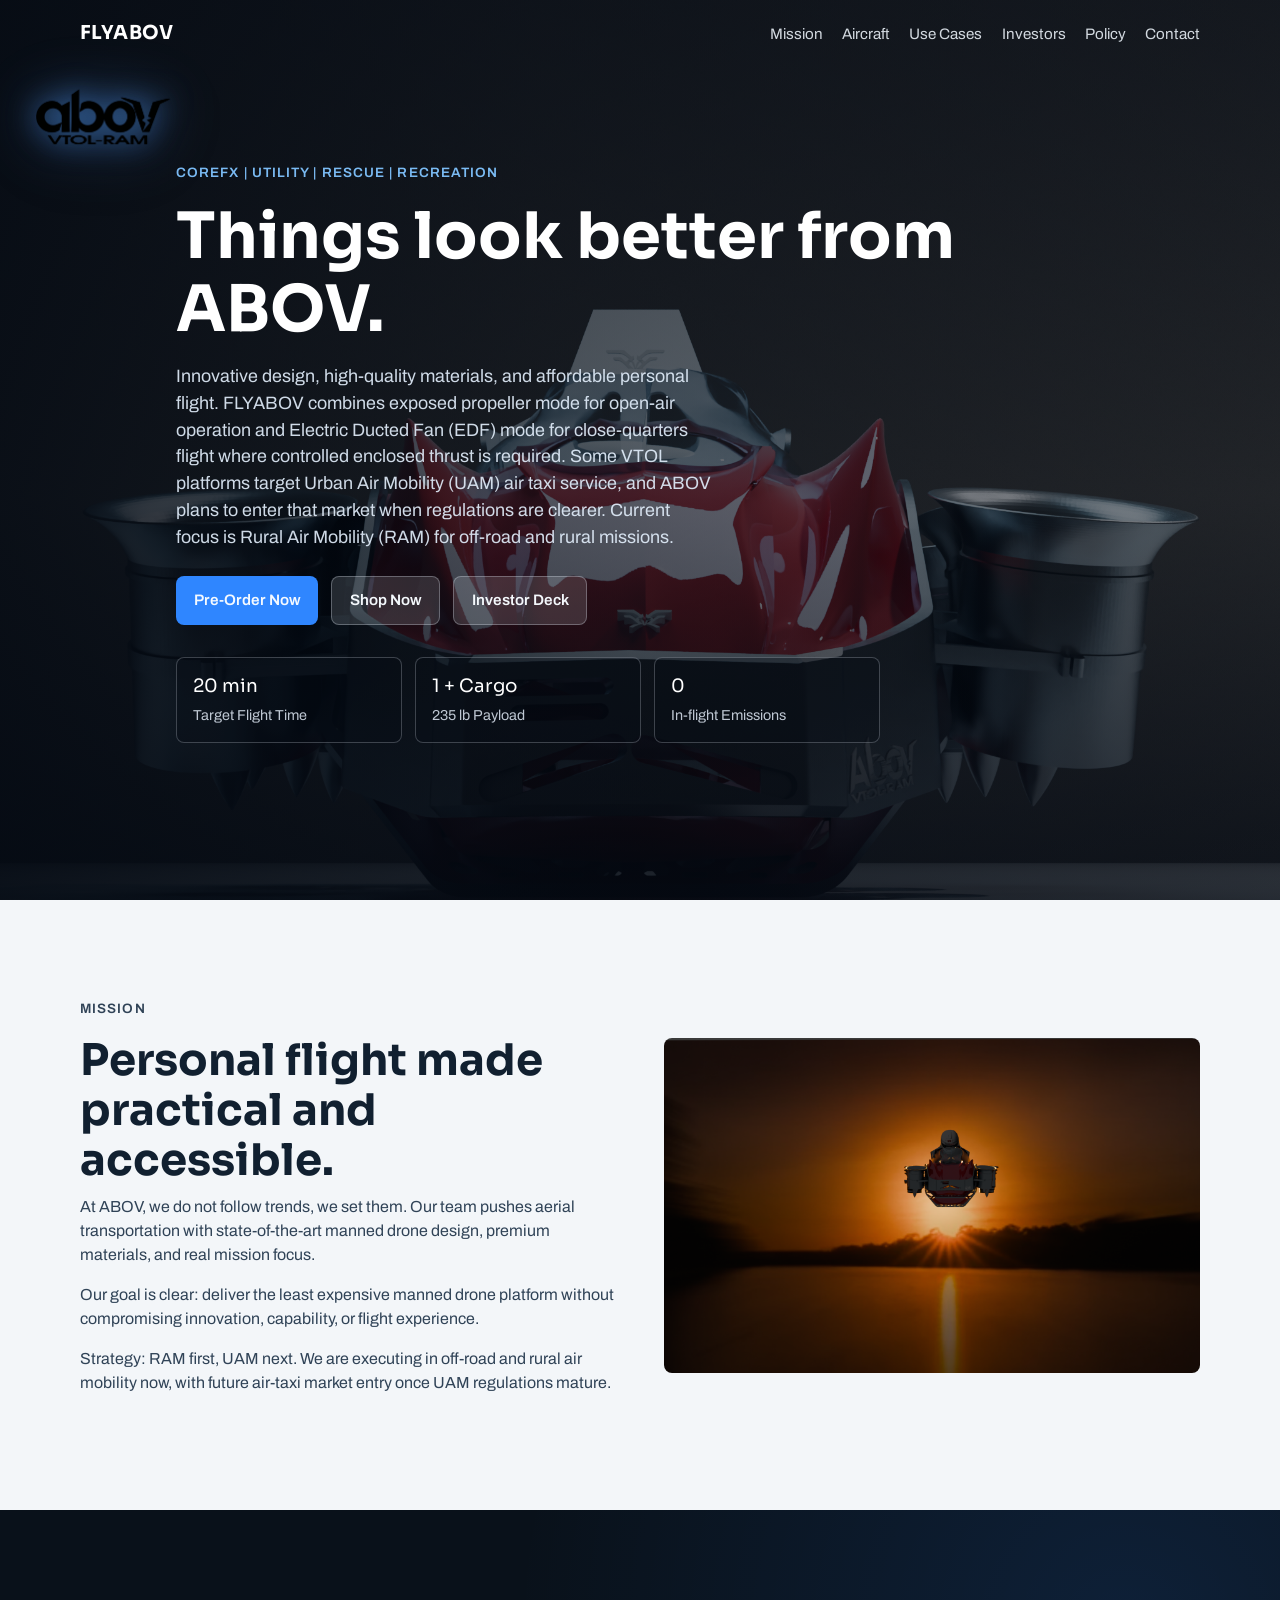
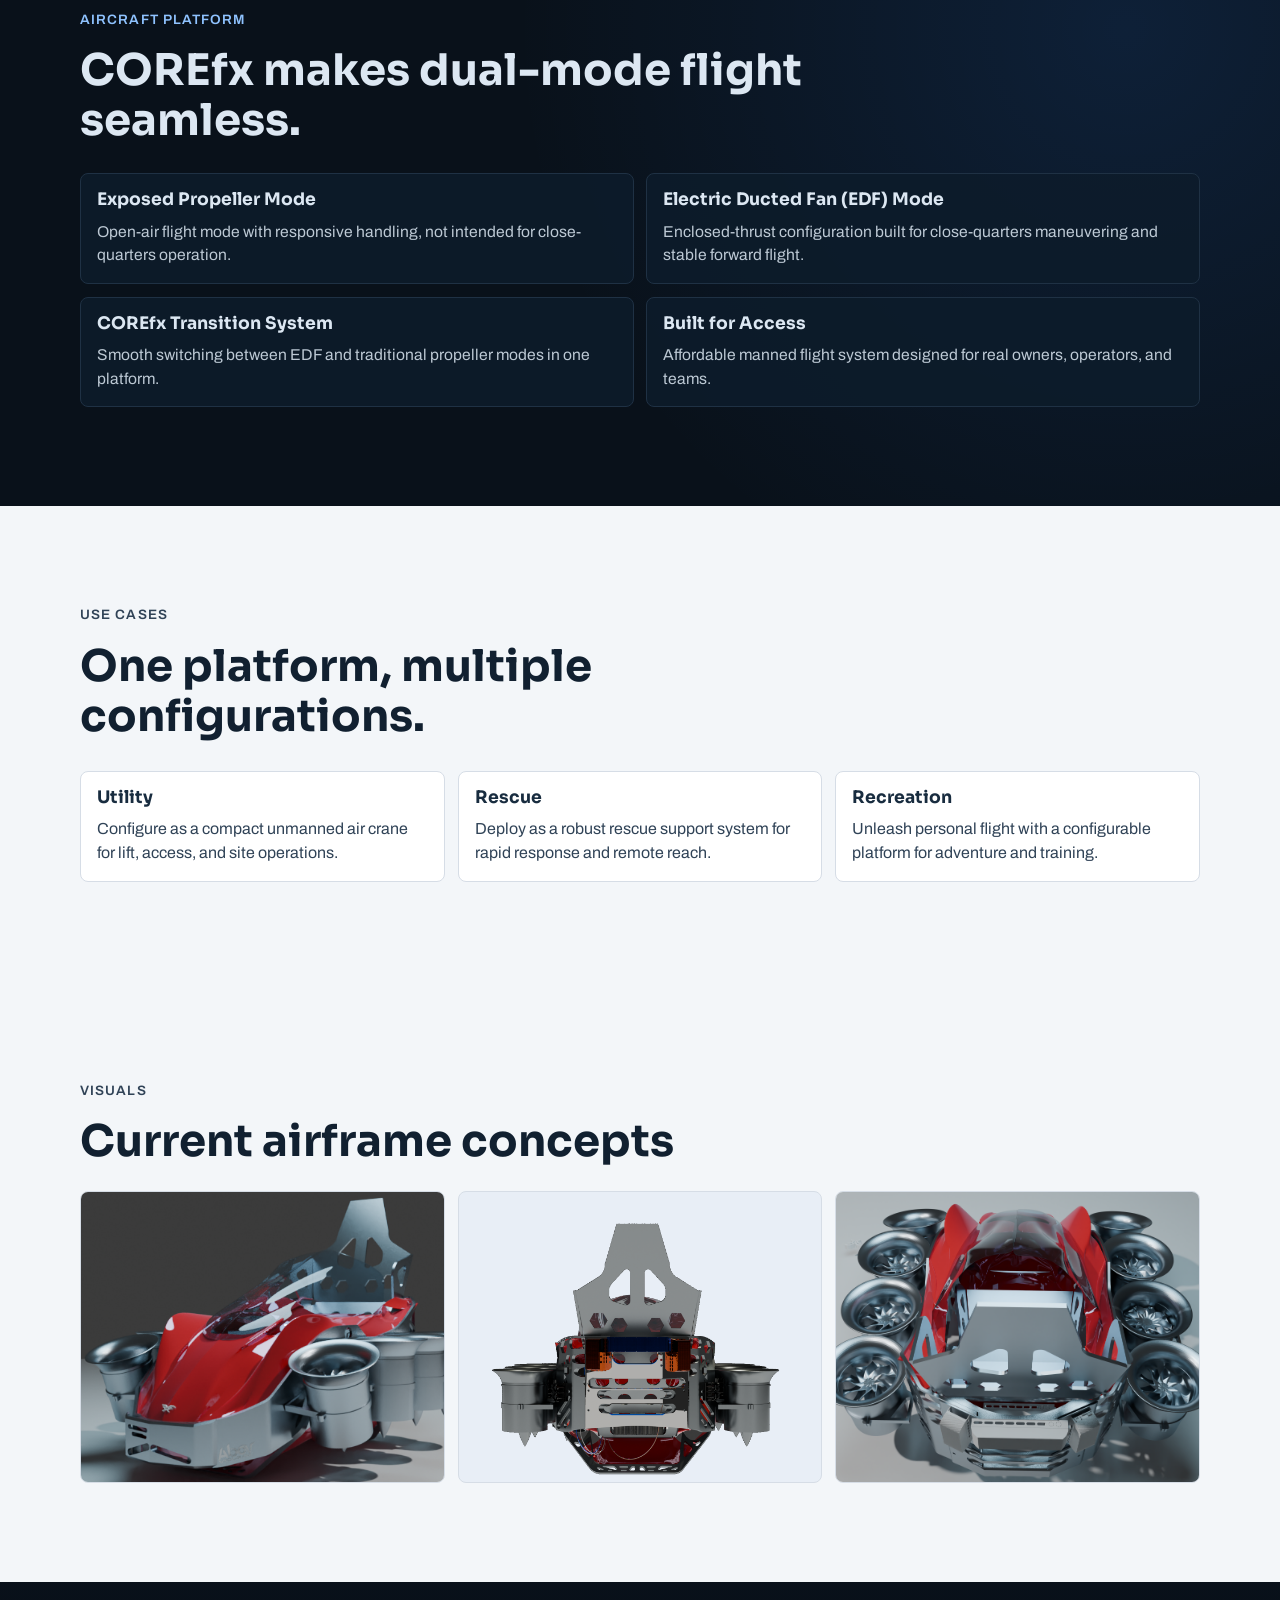
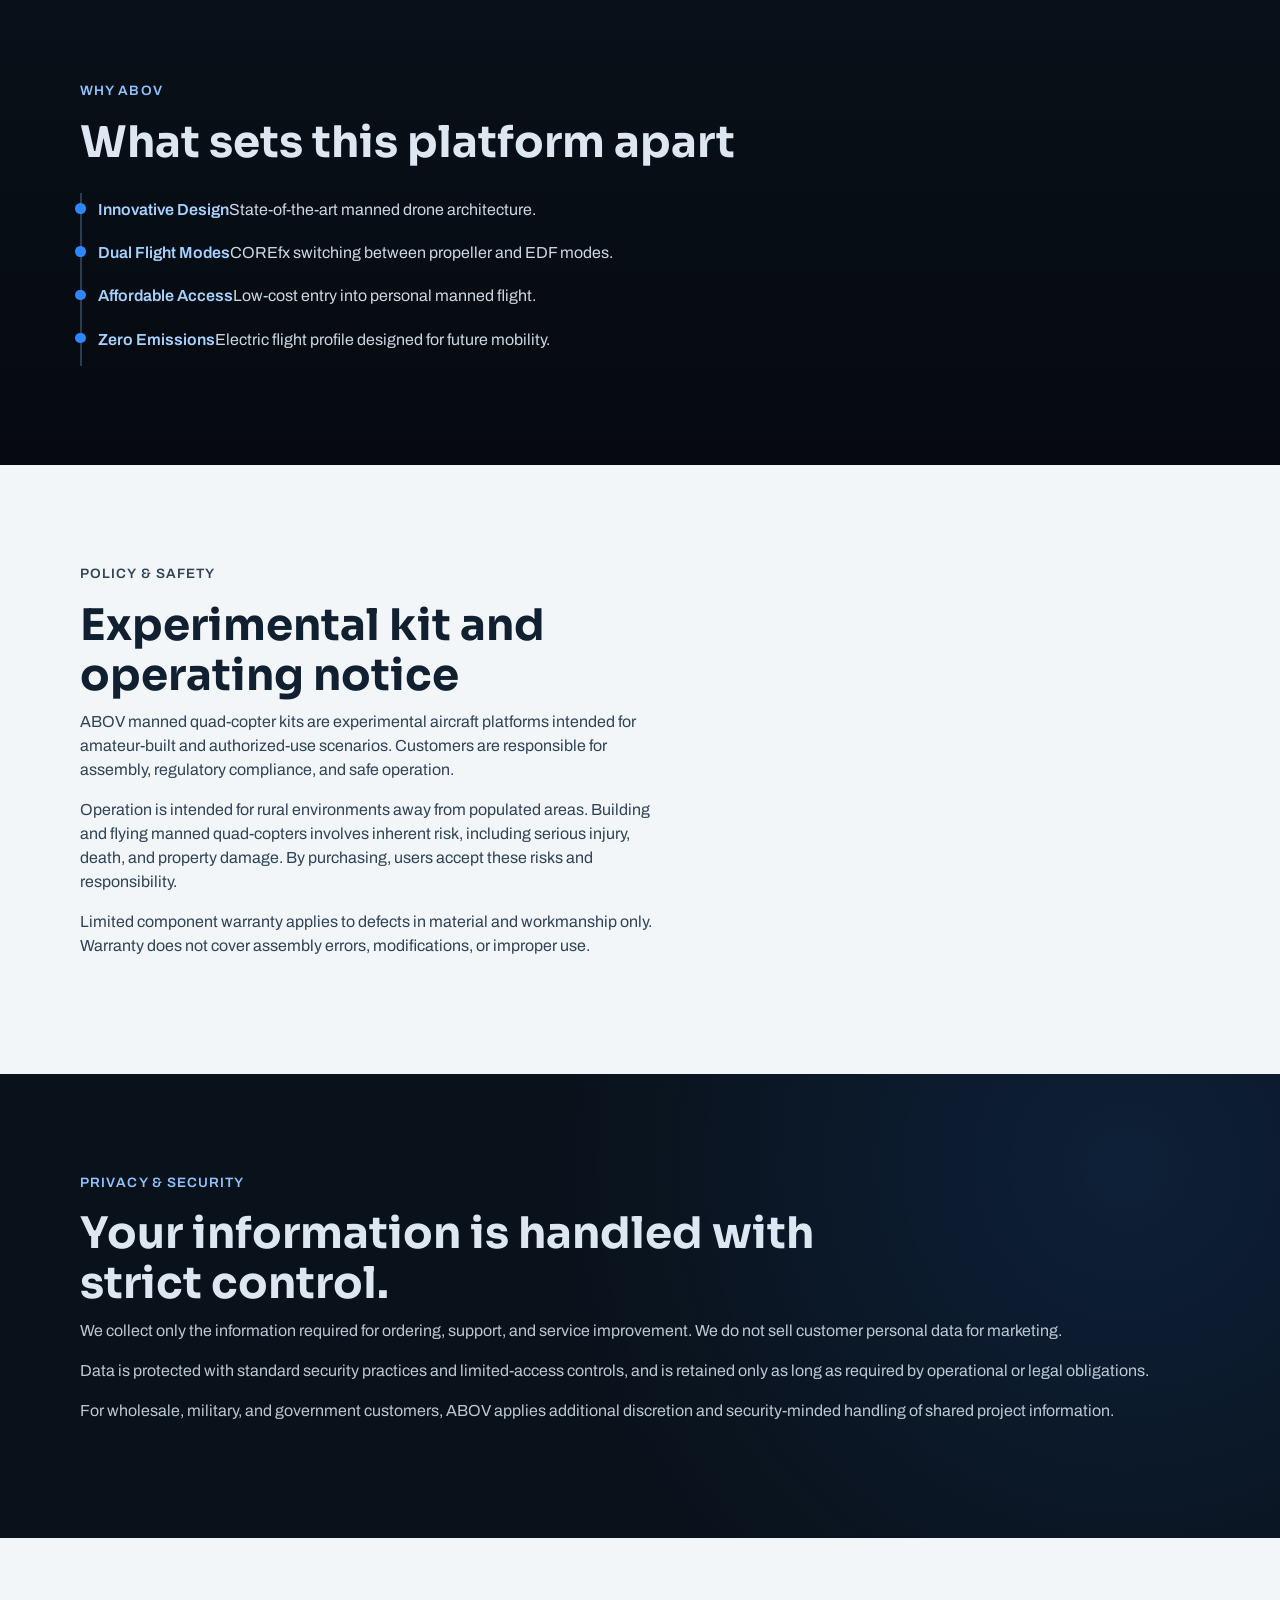
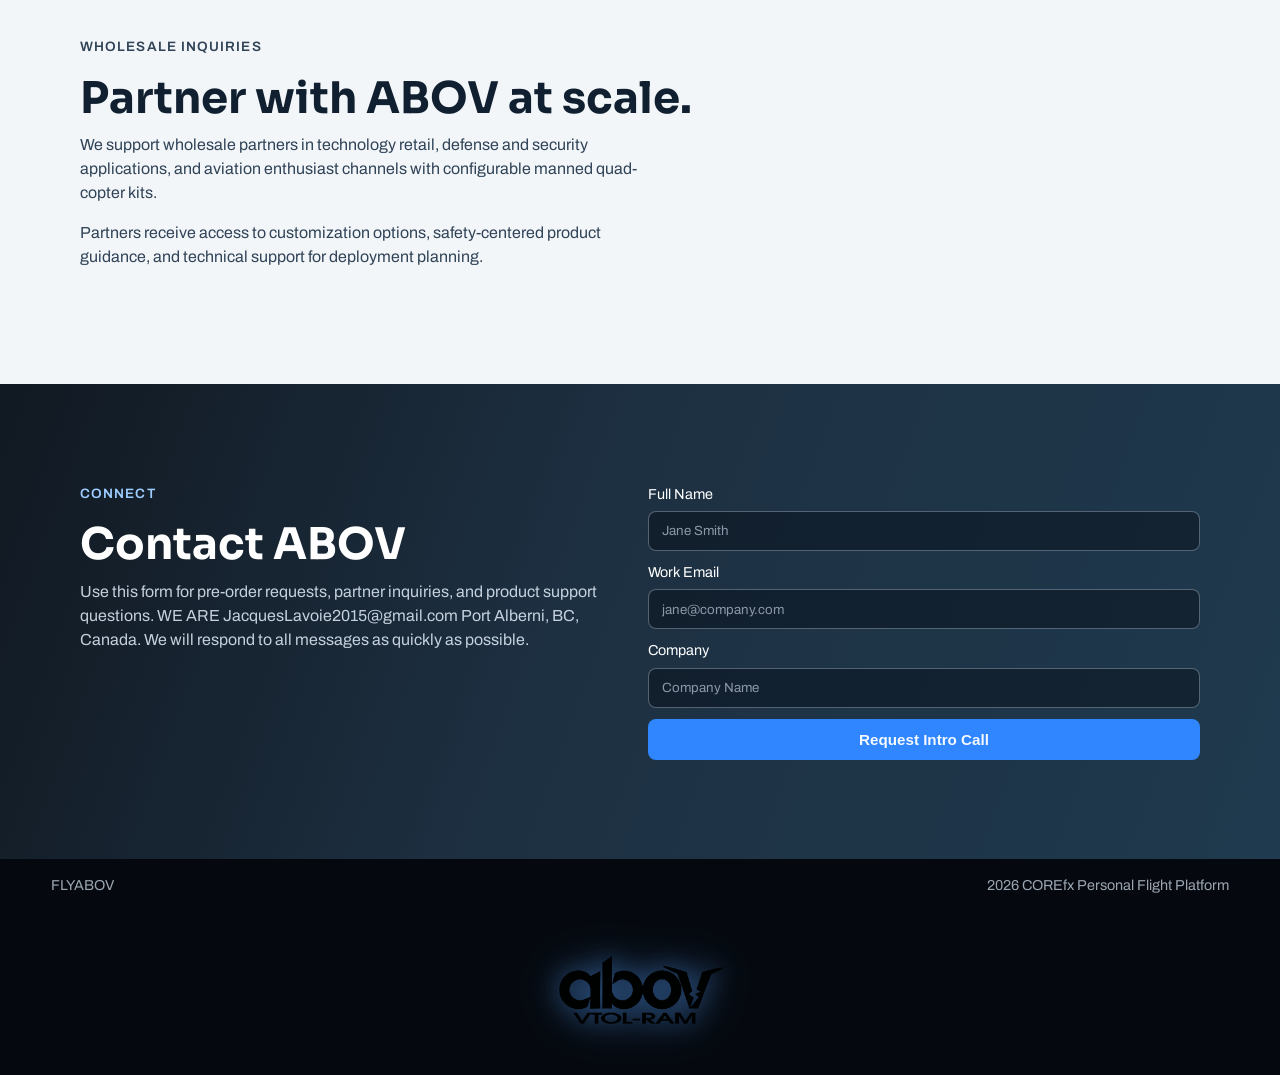
<file: index.html>
<!doctype html>
<html lang="en">
  <head>
    <meta charset="UTF-8" />
    <meta name="viewport" content="width=device-width, initial-scale=1.0" />
    <title>FLYABOV | COREfx Personal VTOL</title>
    <meta
      name="description"
      content="FLYABOV builds affordable personal electric VTOL aircraft with COREfx dual-mode propulsion for utility, rescue, and recreational missions."
    />
    <link rel="icon" type="image/png" href="bitmap.png" />
    <link rel="apple-touch-icon" href="bitmap.png" />
    <meta name="theme-color" content="#0a1a2d" />
    <link rel="preconnect" href="https://fonts.googleapis.com" />
    <link rel="preconnect" href="https://fonts.gstatic.com" crossorigin />
    <link
      href="https://fonts.googleapis.com/css2?family=Archivo:wght@400;500;700&family=Sora:wght@400;600;700&display=swap"
      rel="stylesheet"
    />
    <link rel="stylesheet" href="styles.css" />
  </head>
  <body>
    <header class="hero" id="top">
      <div class="hero-overlay"></div>
      <img class="site-logo-top" src="bitmap.png" alt="ABOV logo" />
      <nav class="top-nav container">
        <a href="#top" class="brand">FLYABOV</a>
        <ul class="nav-links">
          <li><a href="#mission">Mission</a></li>
          <li><a href="#aircraft">Aircraft</a></li>
          <li><a href="#operations">Use Cases</a></li>
        <!-- <li><a href="merch.html">Merch</a></li>-->
          <li><a href="investor-deck.html">Investors</a></li>
          <li><a href="#policy">Policy</a></li>
          <li><a href="#contact">Contact</a></li>
        </ul>
      </nav>
      <div class="hero-content container reveal">
        <p class="eyebrow">COREfx | Utility | Rescue | Recreation</p>
        <h1>Things look better from ABOV.</h1>
        <p class="hero-copy">
          Innovative design, high-quality materials, and affordable personal flight. FLYABOV
          combines exposed propeller mode for open-air operation and Electric Ducted Fan (EDF)
          mode for close-quarters flight where controlled enclosed thrust is required. Some VTOL
          platforms target Urban Air Mobility (UAM) air taxi service, and ABOV plans to enter that
          market when regulations are clearer. Current focus is Rural Air Mobility (RAM) for
          off-road and rural missions.
        </p>
        <div class="hero-actions">
          <a class="btn btn-primary" href="#contact">Pre-Order Now</a>
          <a class="btn btn-secondary" href="#operations">Shop Now</a>
          <a class="btn btn-secondary" href="investor-deck.html">Investor Deck</a>
        </div>
        <ul class="hero-stats">
          <li><span class="value">20 min</span><span class="label">Target Flight Time</span></li>
          <li><span class="value">1 + Cargo</span><span class="label">235 lb Payload</span></li>
          <li><span class="value">0</span><span class="label">In-flight Emissions</span></li>
        </ul>
      </div>
    </header>

    <main>
      <section class="section section-light" id="mission">
        <div class="container split reveal">
          <div>
            <p class="section-tag">Mission</p>
            <h2>Personal flight made practical and accessible.</h2>
            <p>
              At ABOV, we do not follow trends, we set them. Our team pushes aerial transportation
              with state-of-the-art manned drone design, premium materials, and real mission focus.
            </p>
            <p>
              Our goal is clear: deliver the least expensive manned drone platform without
              compromising innovation, capability, or flight experience.
            </p>
            <p>
              Strategy: RAM first, UAM next. We are executing in off-road and rural air mobility
              now, with future air-taxi market entry once UAM regulations mature.
            </p>
          </div>
          <div class="image-wrap">
            <img
              src="matela%20image/sun%20see%20head%20on%20zoon.png"
             
              alt="Electric VTOL aircraft on an airfield at sunset"
              loading="lazy"
            />
          </div>
        </div>
      </section>

      <section class="section section-dark" id="aircraft">
        <div class="container reveal">
          <p class="section-tag">Aircraft Platform</p>
          <h2>COREfx makes dual-mode flight seamless.</h2>
          <div class="spec-grid">
            <article class="spec">
              <h3>Exposed Propeller Mode</h3>
              <p>Open-air flight mode with responsive handling, not intended for close-quarters operation.</p>
            </article>
            <article class="spec">
              <h3>Electric Ducted Fan (EDF) Mode</h3>
              <p>Enclosed-thrust configuration built for close-quarters maneuvering and stable forward flight.</p>
            </article>
            <article class="spec">
              <h3>COREfx Transition System</h3>
              <p>Smooth switching between EDF and traditional propeller modes in one platform.</p>
            </article>
            <article class="spec">
              <h3>Built for Access</h3>
              <p>Affordable manned flight system designed for real owners, operators, and teams.</p>
            </article>
          </div>
        </div>
      </section>

      <section class="section section-light" id="operations">
        <div class="container reveal">
          <p class="section-tag">Use Cases</p>
          <h2>One platform, multiple configurations.</h2>
          <div class="route-grid">
            <article class="route">
              <h3>Utility</h3>
              <p>Configure as a compact unmanned air crane for lift, access, and site operations.</p>
            </article>
            <article class="route">
              <h3>Rescue</h3>
              <p>Deploy as a robust rescue support system for rapid response and remote reach.</p>
            </article>
            <article class="route">
              <h3>Recreation</h3>
              <p>Unleash personal flight with a configurable platform for adventure and training.</p>
            </article>
          </div>
        </div>
      </section>

      <section class="section section-light section-media" id="gallery">
        <div class="container reveal">
          <p class="section-tag">Visuals</p>
          <h2>Current airframe concepts</h2>
          <div class="media-grid">
            <img
              src="matela%20image/front%20portriate%20logos%201920p.png"
              alt="Front perspective concept render"
              loading="lazy"
            />
            <img
              src="matela%20image/stern%20ortho%20chrome%20render%20tran.png"
              alt="Stern orthographic concept render"
              loading="lazy"
            />
            <img
              src="matela%20image/down%20tilt%20stearn%20portriate%20100sample%20full%20rez.png"
              alt="Down-tilt rear concept render"
              loading="lazy"
            />
          </div>
        </div>
      </section>

      <section class="section section-dark section-timeline" id="roadmap">
        <div class="container reveal">
          <p class="section-tag">Why ABOV</p>
          <h2>What sets this platform apart</h2>
          <ol class="timeline">
            <li><span>Innovative Design</span>State-of-the-art manned drone architecture.</li>
            <li><span>Dual Flight Modes</span>COREfx switching between propeller and EDF modes.</li>
            <li><span>Affordable Access</span>Low-cost entry into personal manned flight.</li>
            <li><span>Zero Emissions</span>Electric flight profile designed for future mobility.</li>
          </ol>
        </div>
      </section>

      <section class="section section-light" id="policy">
        <div class="container reveal">
          <p class="section-tag">Policy & Safety</p>
          <h2>Experimental kit and operating notice</h2>
          <p>
            ABOV manned quad-copter kits are experimental aircraft platforms intended for
            amateur-built and authorized-use scenarios. Customers are responsible for assembly,
            regulatory compliance, and safe operation.
          </p>
          <p>
            Operation is intended for rural environments away from populated areas. Building and
            flying manned quad-copters involves inherent risk, including serious injury, death, and
            property damage. By purchasing, users accept these risks and responsibility.
          </p>
          <p>
            Limited component warranty applies to defects in material and workmanship only. Warranty
            does not cover assembly errors, modifications, or improper use.
          </p>
        </div>
      </section>

      <section class="section section-dark" id="privacy">
        <div class="container reveal">
          <p class="section-tag">Privacy & Security</p>
          <h2>Your information is handled with strict control.</h2>
          <p>
            We collect only the information required for ordering, support, and service
            improvement. We do not sell customer personal data for marketing.
          </p>
          <p>
            Data is protected with standard security practices and limited-access controls, and is
            retained only as long as required by operational or legal obligations.
          </p>
          <p>
            For wholesale, military, and government customers, ABOV applies additional discretion
            and security-minded handling of shared project information.
          </p>
        </div>
      </section>

      <section class="section section-light" id="wholesale">
        <div class="container reveal">
          <p class="section-tag">Wholesale Inquiries</p>
          <h2>Partner with ABOV at scale.</h2>
          <p>
            We support wholesale partners in technology retail, defense and security applications,
            and aviation enthusiast channels with configurable manned quad-copter kits.
          </p>
          <p>
            Partners receive access to customization options, safety-centered product guidance, and
            technical support for deployment planning.
          </p>
        </div>
      </section>
    </main>

    <section class="section section-accent" id="contact">
      <div class="container contact reveal">
        <div>
          <p class="section-tag">Connect</p>
          <h2>Contact ABOV</h2>
          <p>
            Use this form for pre-order requests, partner inquiries, and product support questions.  
            WE ARE JacquesLavoie2015@gmail.com  Port Alberni, BC, Canada. We will respond to all messages as quickly as possible.
          </p>
          </p>
        </div>
        <form class="contact-form" action="#" method="post">
          <label>
            Full Name
            <input type="text" name="name" placeholder="Jane Smith" required />
          </label>
          <label>
            Work Email
            <input type="email" name="email" placeholder="jane@company.com" required />
          </label>
          <label>
            Company
            <input type="text" name="company" placeholder="Company Name" />
          </label>
          <button type="submit" class="btn btn-primary">Request Intro Call</button>
        </form>
      </div>
    </section>

    <footer class="footer">
      <p>FLYABOV</p>
      <p><span id="year"></span> COREfx Personal Flight Platform</p>
    </footer>
    <div class="site-logo-bottom-wrap">
      <img class="site-logo-bottom" src="bitmap.png" alt="ABOV logo" />
    </div>

    <script src="landing.js"></script>
  </body>
</html>
</file>
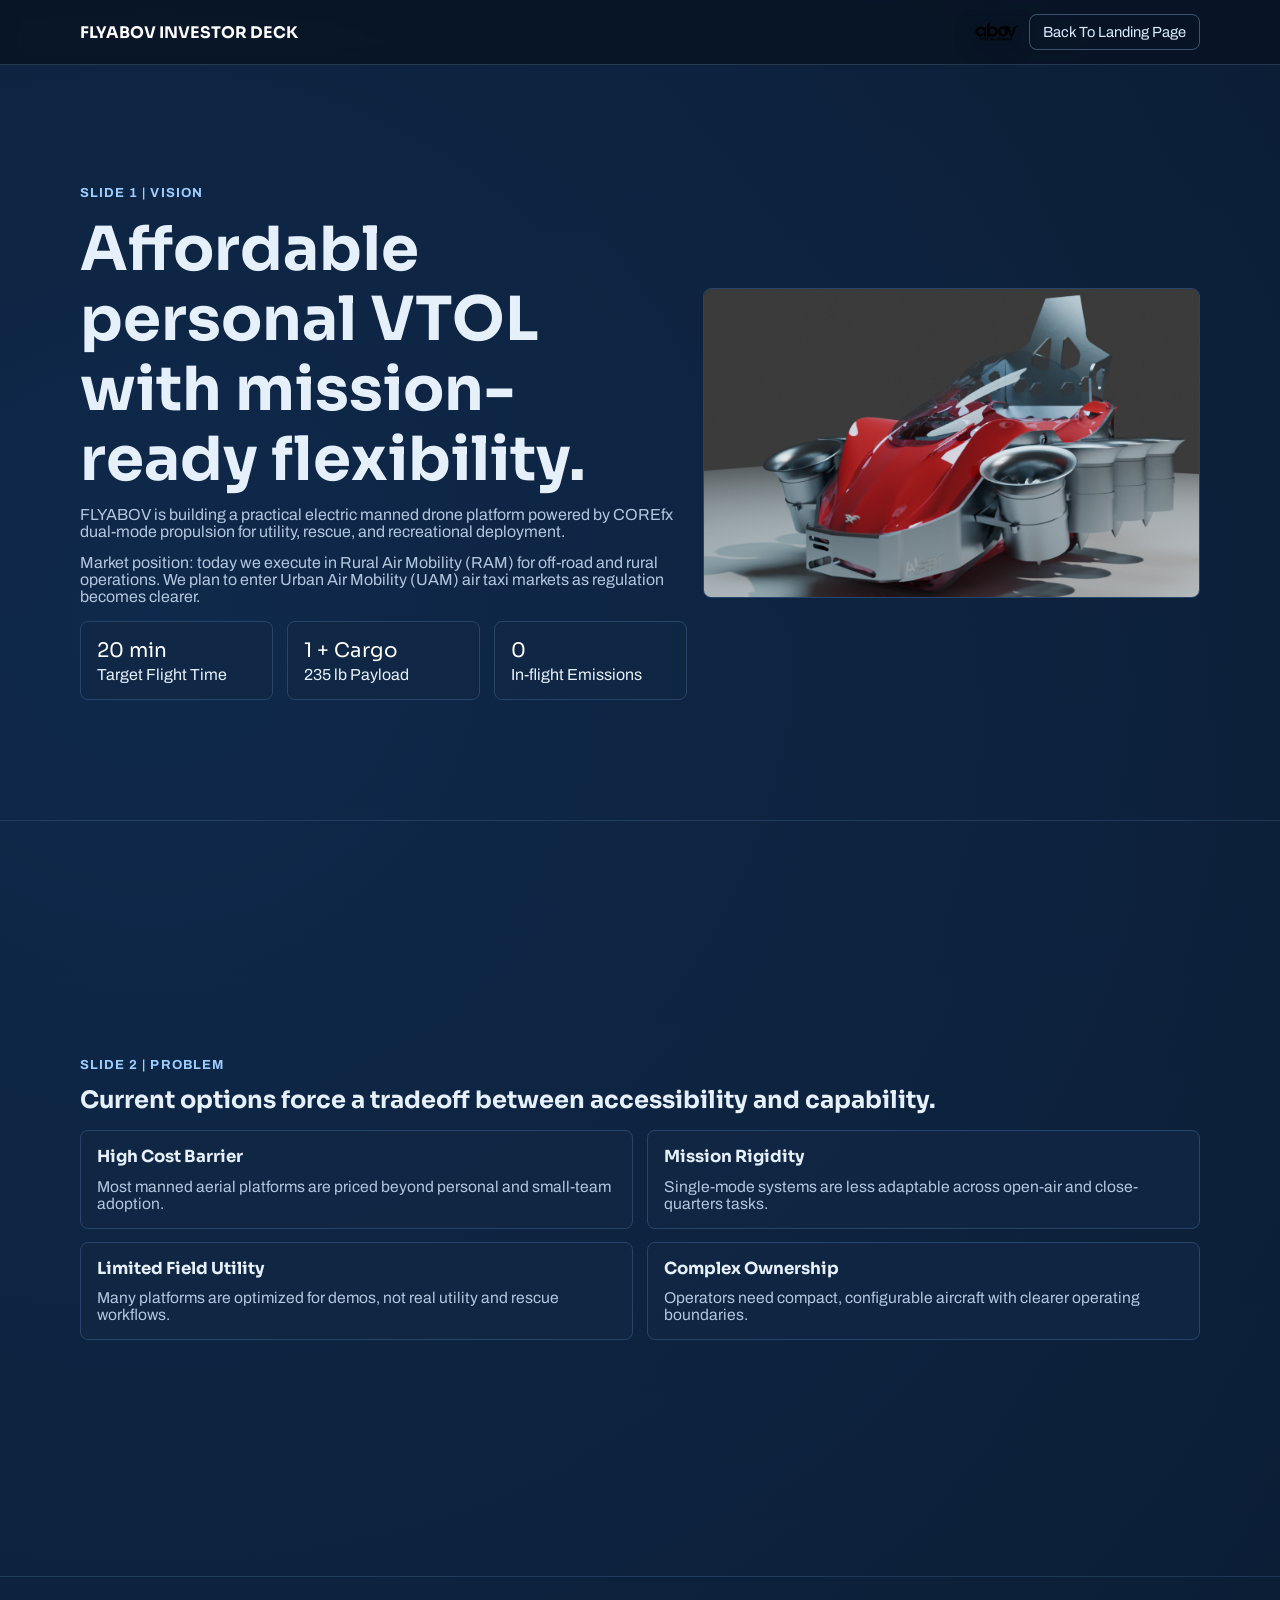
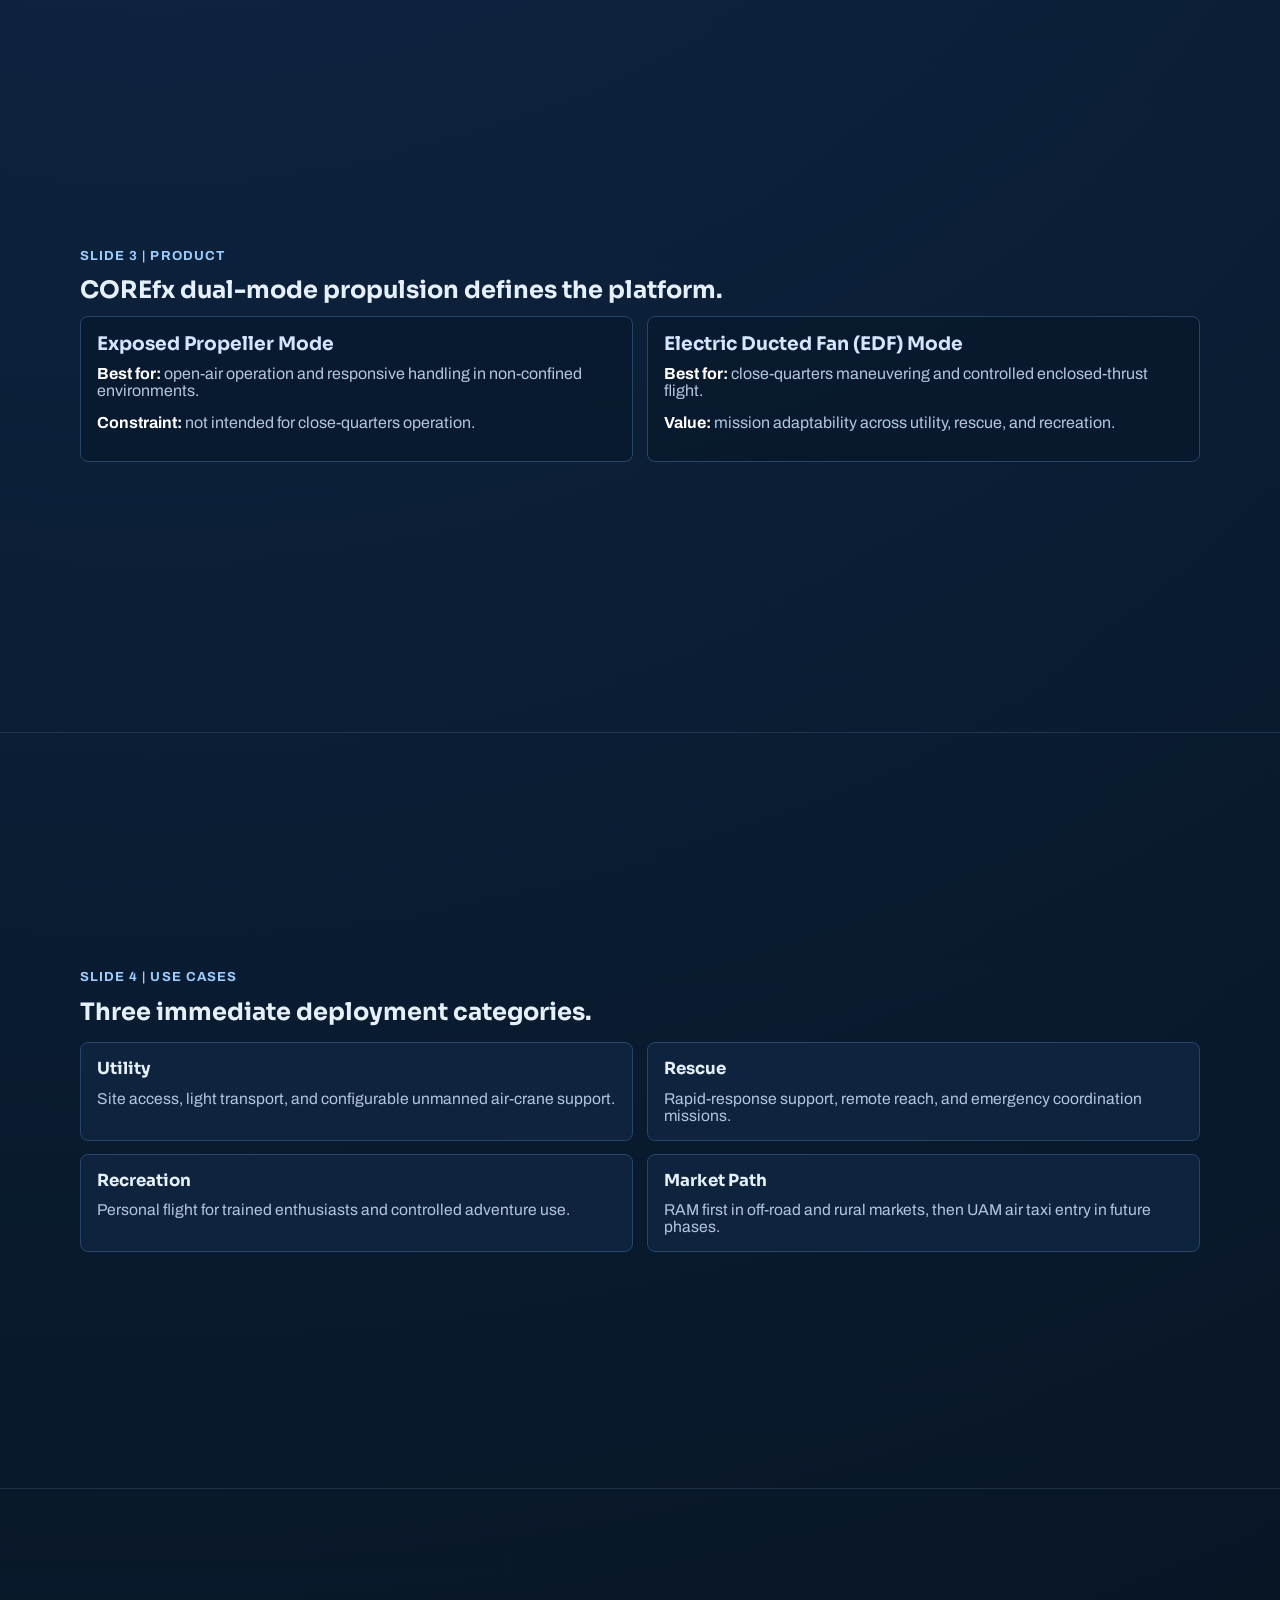
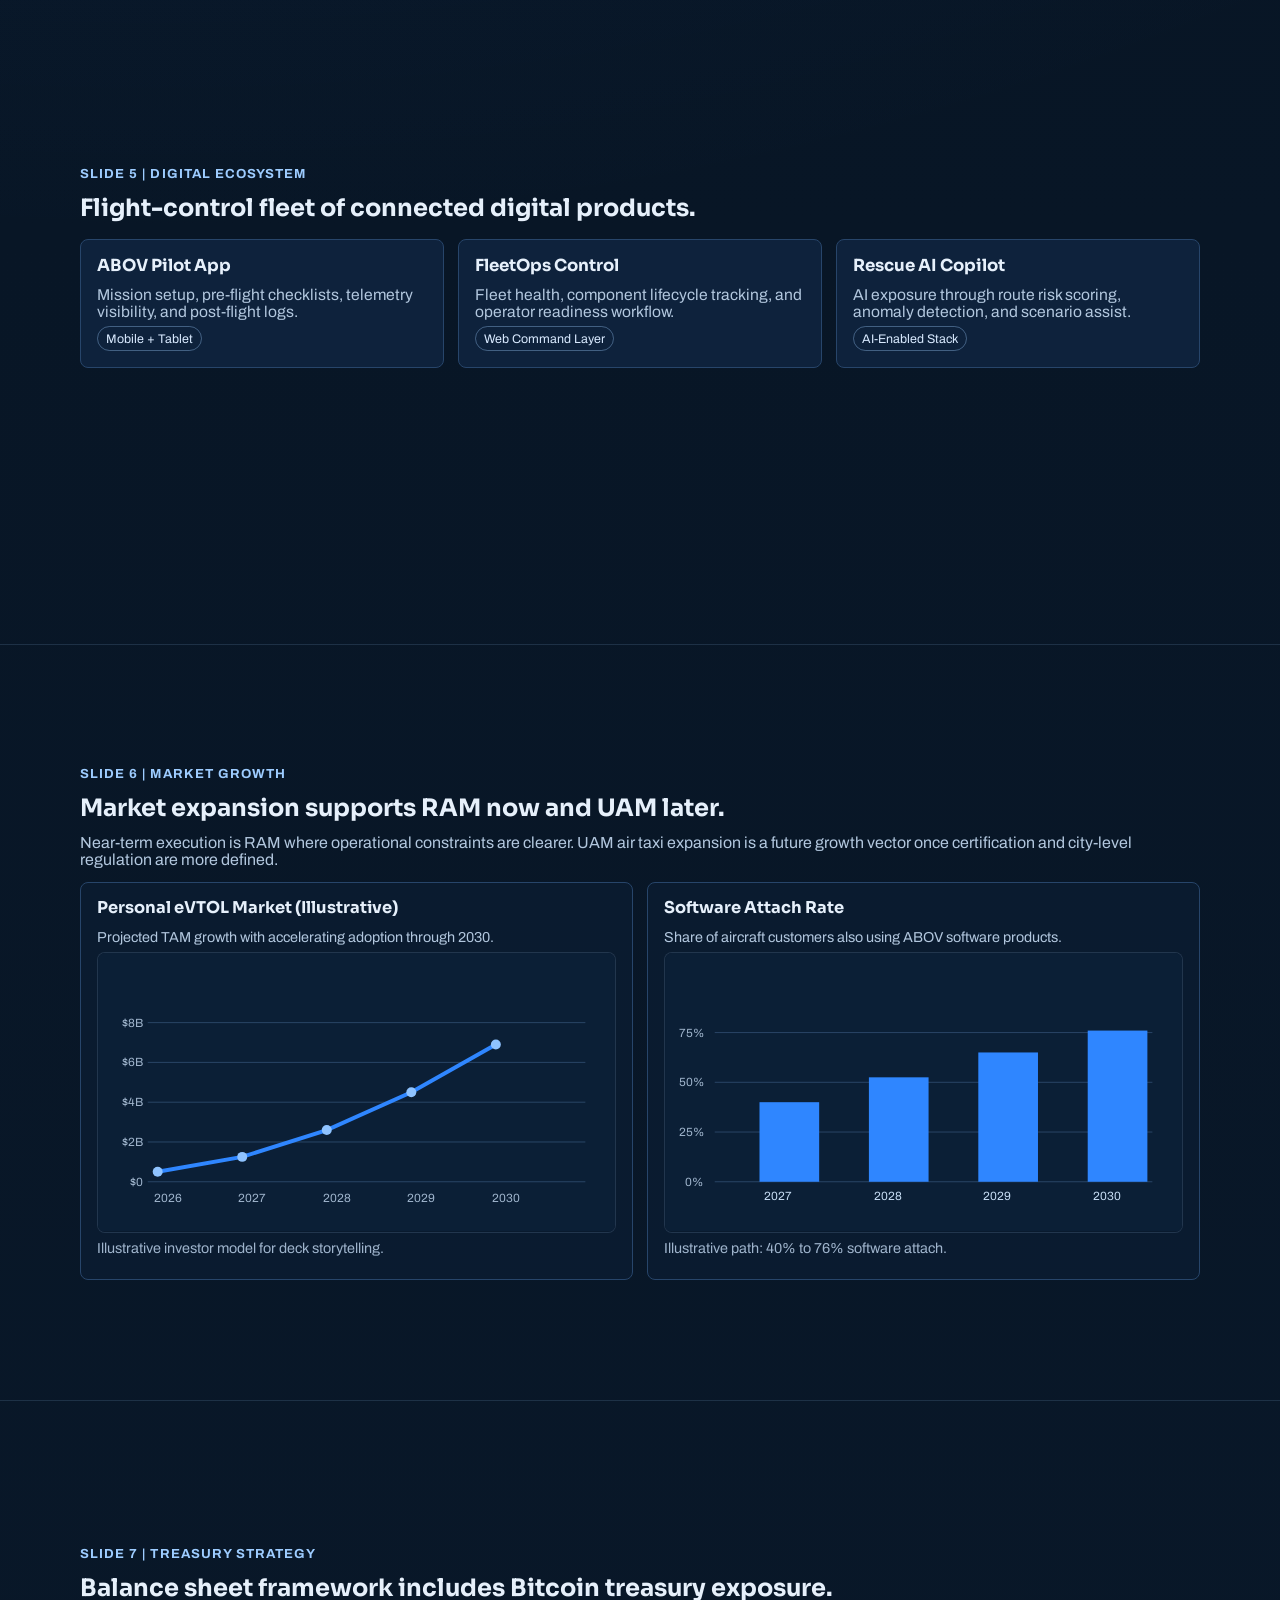
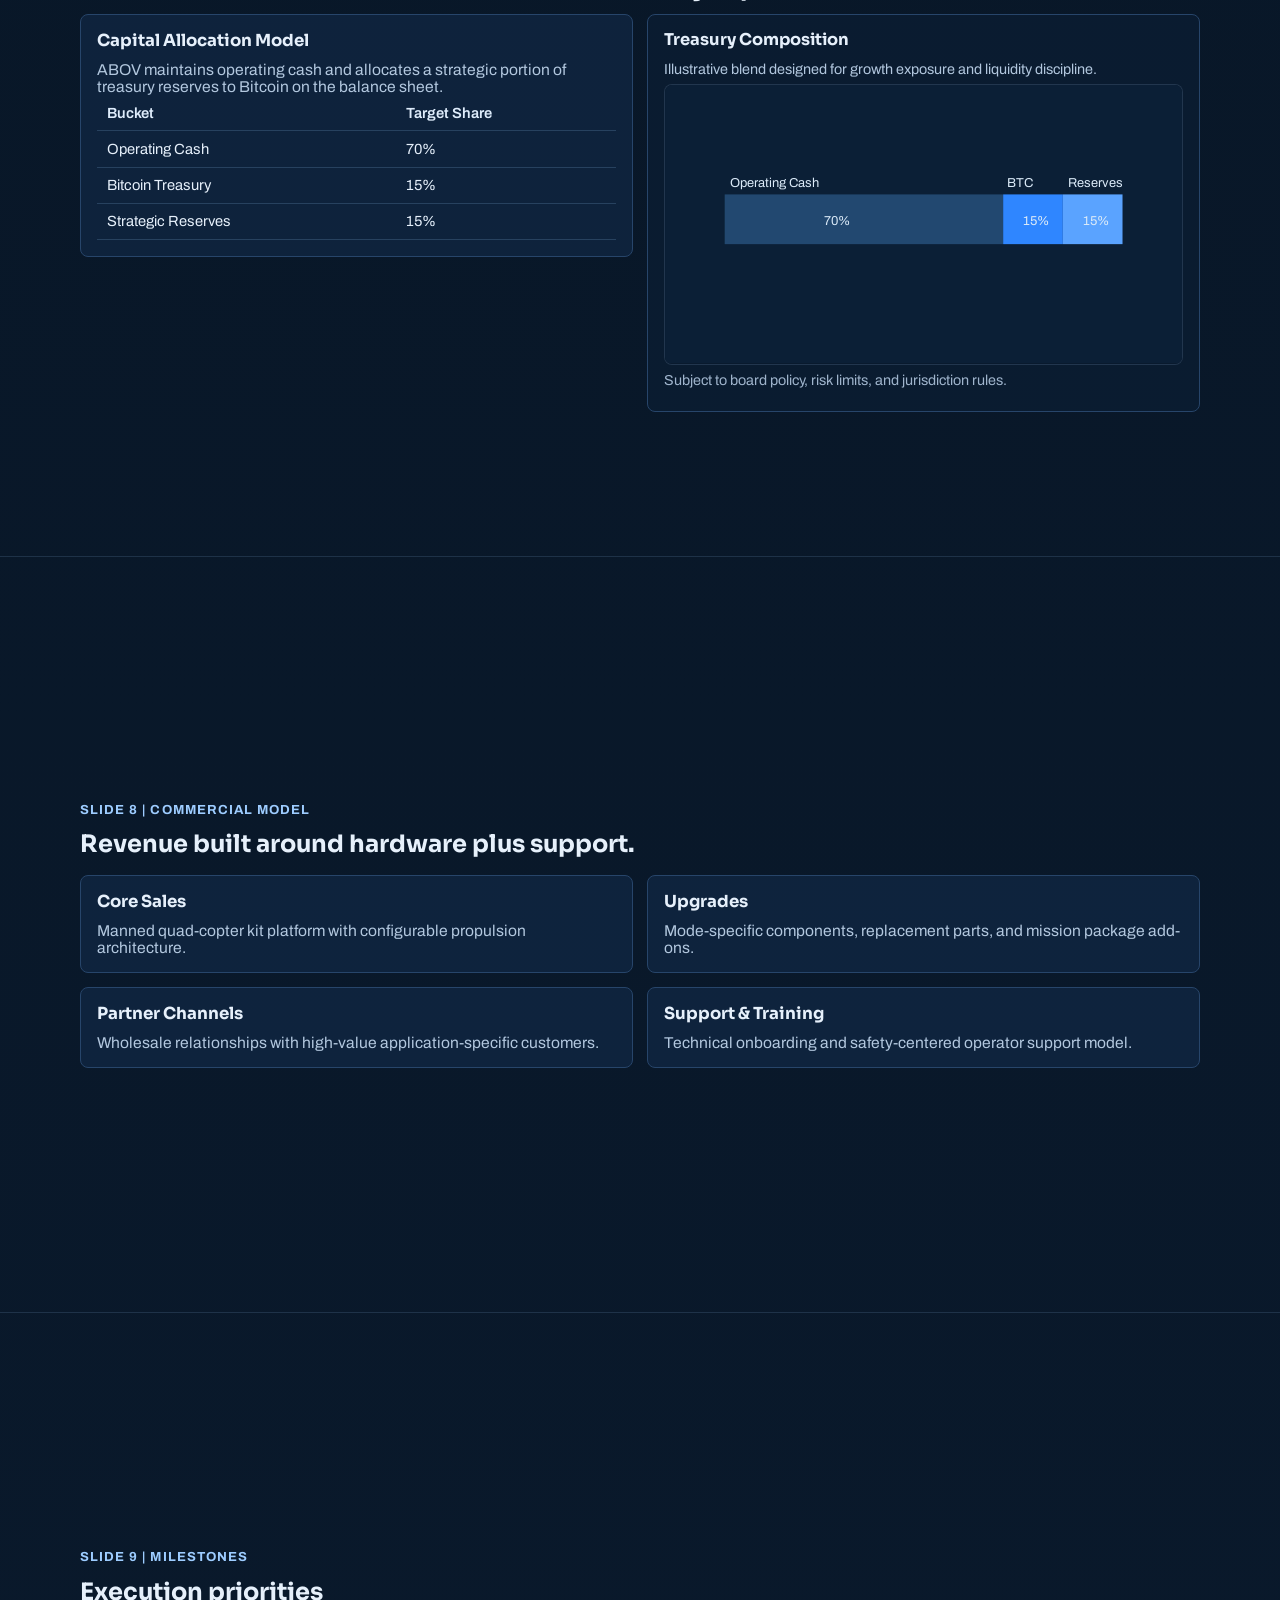
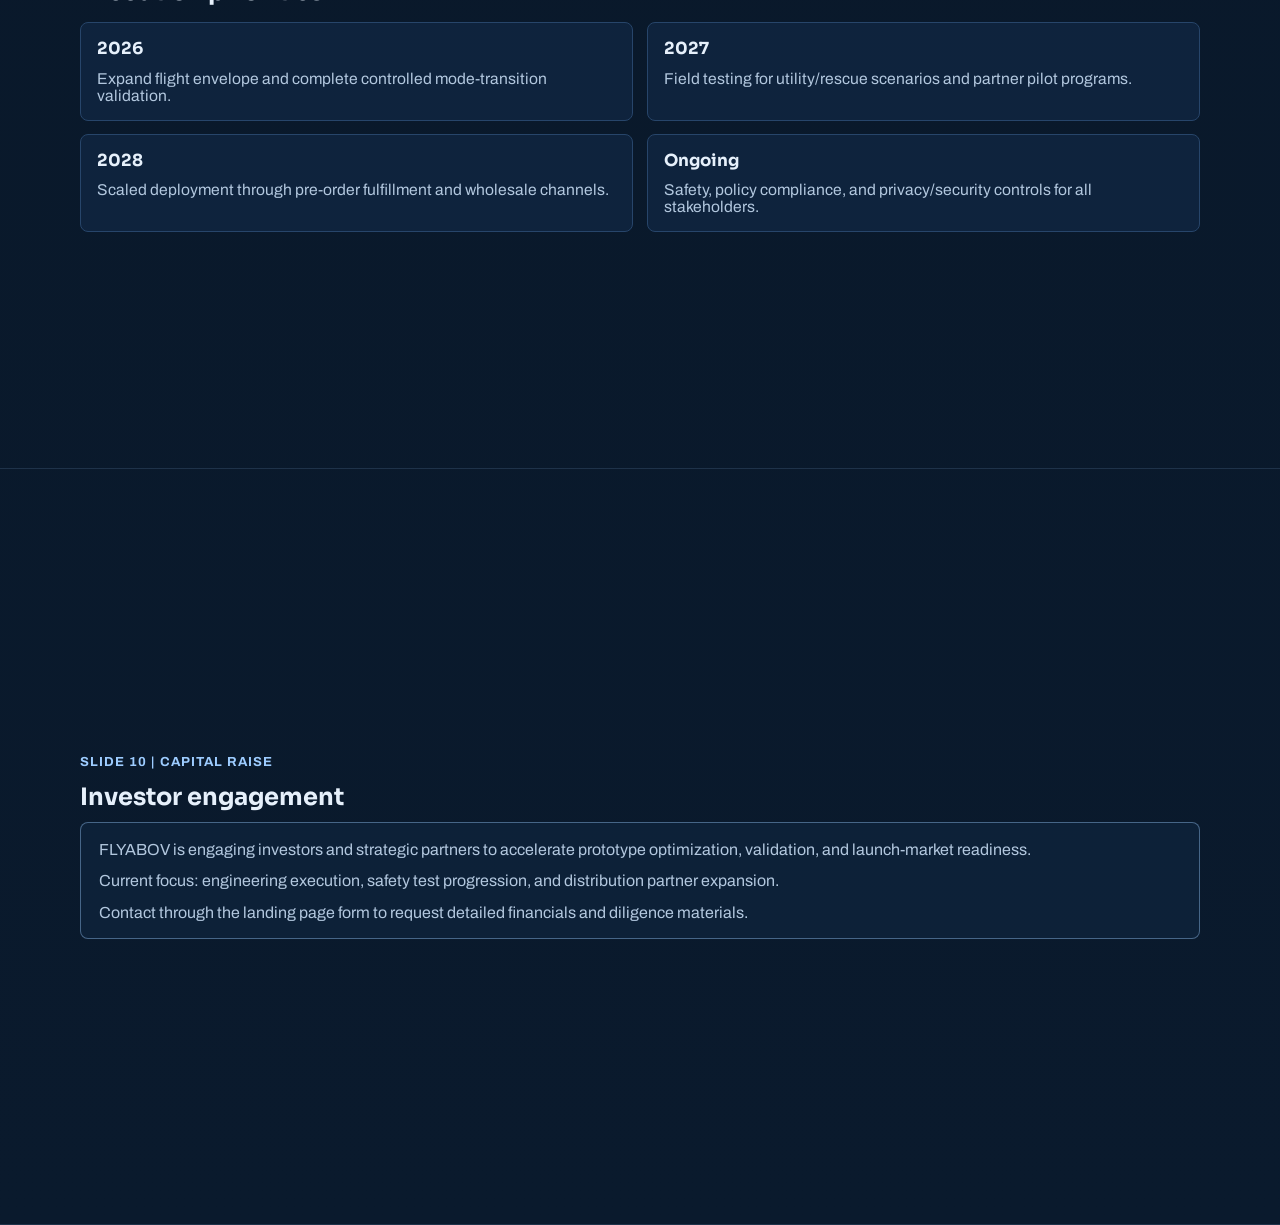
<file: investor-deck.html>
<!doctype html>
<html lang="en">
  <head>
    <meta charset="UTF-8" />
    <meta name="viewport" content="width=device-width, initial-scale=1.0" />
    <title>FLYABOV Investor Deck</title>
    <meta
      name="description"
      content="Investor deck for FLYABOV COREfx personal VTOL platform."
    />
    <link rel="icon" type="image/png" href="bitmap.png" />
    <link rel="apple-touch-icon" href="bitmap.png" />
    <meta name="theme-color" content="#0a1a2d" />
    <link rel="preconnect" href="https://fonts.googleapis.com" />
    <link rel="preconnect" href="https://fonts.gstatic.com" crossorigin />
    <link
      href="https://fonts.googleapis.com/css2?family=Archivo:wght@400;500;700&family=Sora:wght@400;600;700&display=swap"
      rel="stylesheet"
    />
    <style>
      :root {
        --bg: #081220;
        --bg-alt: #0d1f35;
        --panel: #112844;
        --line: #27456a;
        --text: #e6f0fb;
        --muted: #b2c7de;
        --accent: #2f86ff;
        --accent-soft: #9dccff;
      }

      * {
        box-sizing: border-box;
      }

      html,
      body {
        margin: 0;
        padding: 0;
      }

      body {
        font-family: "Archivo", sans-serif;
        color: var(--text);
        background:
          radial-gradient(circle at 12% 8%, rgb(47 134 255 / 20%) 0%, rgb(47 134 255 / 0%) 40%),
          linear-gradient(180deg, #07111d 0%, #081626 45%, #0a1a2d 100%);
      }

      h1,
      h2,
      h3 {
        margin: 0 0 0.7rem;
        font-family: "Sora", sans-serif;
        line-height: 1.15;
      }

      p {
        margin: 0 0 0.9rem;
        color: var(--muted);
      }

      .wrap {
        width: min(1120px, 92vw);
        margin: 0 auto;
      }

      .top {
        position: sticky;
        top: 0;
        z-index: 20;
        backdrop-filter: blur(8px);
        background: rgb(8 18 32 / 78%);
        border-bottom: 1px solid rgb(157 204 255 / 20%);
      }

      .top .wrap {
        display: flex;
        align-items: center;
        justify-content: space-between;
        padding: 0.9rem 0;
        gap: 0.8rem;
      }

      .brand {
        color: #ffffff;
        text-decoration: none;
        font-family: "Sora", sans-serif;
        font-weight: 700;
      }

      .top-actions {
        display: flex;
        align-items: center;
        gap: 0.6rem;
      }

      .deck-logo {
        width: 46px;
        height: auto;
        filter: drop-shadow(0 4px 10px rgb(2 8 16 / 55%));
      }

      .back {
        color: #dbebff;
        text-decoration: none;
        border: 1px solid rgb(157 204 255 / 35%);
        border-radius: 8px;
        padding: 0.55rem 0.8rem;
        font-size: 0.92rem;
      }

      .slide {
        min-height: 84vh;
        display: grid;
        align-items: center;
        padding: clamp(3rem, 8vw, 6rem) 0;
        border-bottom: 1px solid rgb(157 204 255 / 14%);
      }

      .kicker {
        color: var(--accent-soft);
        text-transform: uppercase;
        letter-spacing: 0.08em;
        font-size: 0.82rem;
        font-weight: 700;
      }

      .hero-grid {
        display: grid;
        grid-template-columns: 1.1fr 0.9fr;
        gap: 1rem;
        align-items: center;
      }

      .hero-grid h1 {
        font-size: clamp(2rem, 5vw, 3.8rem);
        max-width: 14ch;
      }

      .card-grid {
        display: grid;
        grid-template-columns: repeat(2, minmax(0, 1fr));
        gap: 0.85rem;
        margin-top: 1rem;
      }

      .card {
        background: rgb(17 40 68 / 72%);
        border: 1px solid var(--line);
        border-radius: 8px;
        padding: 1rem;
      }

      .card h3 {
        font-size: 1.04rem;
      }

      .card p {
        margin: 0;
        font-size: 0.98rem;
      }

      .media {
        width: 100%;
        aspect-ratio: 16 / 10;
        border-radius: 8px;
        overflow: hidden;
        border: 1px solid var(--line);
      }

      .media img {
        width: 100%;
        height: 100%;
        object-fit: cover;
        display: block;
      }

      .metrics {
        display: grid;
        grid-template-columns: repeat(3, minmax(0, 1fr));
        gap: 0.85rem;
        margin-top: 1rem;
      }

      .metric {
        border-radius: 8px;
        border: 1px solid var(--line);
        background: rgb(17 40 68 / 62%);
        padding: 1rem;
      }

      .metric .v {
        display: block;
        font-family: "Sora", sans-serif;
        font-size: 1.25rem;
        color: #ffffff;
        margin-bottom: 0.2rem;
      }

      .dual {
        display: grid;
        grid-template-columns: repeat(2, minmax(0, 1fr));
        gap: 0.85rem;
      }

      .mode {
        border: 1px solid var(--line);
        border-radius: 8px;
        background: rgb(8 24 44 / 72%);
        padding: 1rem;
      }

      .mode h3 {
        color: #d2e7ff;
      }

      .mode strong {
        color: #ffffff;
      }

      .ask {
        border: 1px solid rgb(157 204 255 / 40%);
        border-radius: 8px;
        background: rgb(15 37 63 / 68%);
        padding: 1.1rem;
      }

      .ask p:last-child {
        margin-bottom: 0;
      }

      .two-col {
        display: grid;
        grid-template-columns: 1fr 1fr;
        gap: 0.85rem;
        align-items: start;
      }

      .ecosystem-grid {
        display: grid;
        grid-template-columns: repeat(3, minmax(0, 1fr));
        gap: 0.85rem;
        margin-top: 1rem;
      }

      .chip {
        display: inline-block;
        margin-top: 0.4rem;
        padding: 0.28rem 0.5rem;
        border: 1px solid rgb(157 204 255 / 36%);
        border-radius: 999px;
        color: #d9eaff;
        font-size: 0.78rem;
      }

      .chart-card {
        background: rgb(11 30 51 / 76%);
        border: 1px solid var(--line);
        border-radius: 8px;
        padding: 1rem;
      }

      .chart-card h3 {
        font-size: 1.02rem;
      }

      .chart-card p {
        margin-bottom: 0.45rem;
        font-size: 0.9rem;
      }

      .chart {
        width: 100%;
        height: auto;
        display: block;
        border-radius: 8px;
        border: 1px solid rgb(157 204 255 / 18%);
        background: rgb(7 20 36 / 72%);
      }

      .chart-note {
        font-size: 0.8rem;
        color: #9fb4cc;
        margin-top: 0.45rem;
      }

      .table {
        width: 100%;
        border-collapse: collapse;
      }

      .table th,
      .table td {
        text-align: left;
        padding: 0.6rem;
        border-bottom: 1px solid rgb(157 204 255 / 18%);
        font-size: 0.92rem;
      }

      .table th {
        color: #deecfb;
        font-weight: 600;
      }

      @media (max-width: 900px) {
        .hero-grid,
        .dual,
        .card-grid,
        .metrics,
        .two-col,
        .ecosystem-grid {
          grid-template-columns: 1fr;
        }

        .deck-logo {
          width: 38px;
        }
      }
    </style>
  </head>
  <body>
    <header class="top">
      <div class="wrap">
        <a class="brand" href="investor-deck.html">FLYABOV INVESTOR DECK</a>
        <div class="top-actions">
          <img class="deck-logo" src="bitmap.png" alt="ABOV logo" />
          <a class="back" href="index.html">Back To Landing Page</a>
        </div>
      </div>
    </header>

    <section class="slide">
      <div class="wrap hero-grid">
        <div>
          <p class="kicker">Slide 1 | Vision</p>
          <h1>Affordable personal VTOL with mission-ready flexibility.</h1>
          <p>
            FLYABOV is building a practical electric manned drone platform powered by COREfx
            dual-mode propulsion for utility, rescue, and recreational deployment.
          </p>
          <p>
            Market position: today we execute in Rural Air Mobility (RAM) for off-road and rural
            operations. We plan to enter Urban Air Mobility (UAM) air taxi markets as regulation
            becomes clearer.
          </p>
          <div class="metrics">
            <div class="metric">
              <span class="v">20 min</span>
              Target Flight Time
            </div>
            <div class="metric">
              <span class="v">1 + Cargo</span>
              235 lb Payload
            </div>
            <div class="metric">
              <span class="v">0</span>
              In-flight Emissions
            </div>
          </div>
        </div>
        <div class="media">
          <img
            src="matela%20image/front%20portriate%20logos%201920p.png"
            alt="FLYABOV front concept render"
          />
        </div>
      </div>
    </section>

    <section class="slide">
      <div class="wrap">
        <p class="kicker">Slide 2 | Problem</p>
        <h2>Current options force a tradeoff between accessibility and capability.</h2>
        <div class="card-grid">
          <article class="card">
            <h3>High Cost Barrier</h3>
            <p>Most manned aerial platforms are priced beyond personal and small-team adoption.</p>
          </article>
          <article class="card">
            <h3>Mission Rigidity</h3>
            <p>Single-mode systems are less adaptable across open-air and close-quarters tasks.</p>
          </article>
          <article class="card">
            <h3>Limited Field Utility</h3>
            <p>Many platforms are optimized for demos, not real utility and rescue workflows.</p>
          </article>
          <article class="card">
            <h3>Complex Ownership</h3>
            <p>Operators need compact, configurable aircraft with clearer operating boundaries.</p>
          </article>
        </div>
      </div>
    </section>

    <section class="slide">
      <div class="wrap">
        <p class="kicker">Slide 3 | Product</p>
        <h2>COREfx dual-mode propulsion defines the platform.</h2>
        <div class="dual">
          <article class="mode">
            <h3>Exposed Propeller Mode</h3>
            <p>
              <strong>Best for:</strong> open-air operation and responsive handling in non-confined
              environments.
            </p>
            <p>
              <strong>Constraint:</strong> not intended for close-quarters operation.
            </p>
          </article>
          <article class="mode">
            <h3>Electric Ducted Fan (EDF) Mode</h3>
            <p>
              <strong>Best for:</strong> close-quarters maneuvering and controlled enclosed-thrust
              flight.
            </p>
            <p>
              <strong>Value:</strong> mission adaptability across utility, rescue, and recreation.
            </p>
          </article>
        </div>
      </div>
    </section>

    <section class="slide">
      <div class="wrap">
        <p class="kicker">Slide 4 | Use Cases</p>
        <h2>Three immediate deployment categories.</h2>
        <div class="card-grid">
          <article class="card">
            <h3>Utility</h3>
            <p>Site access, light transport, and configurable unmanned air-crane support.</p>
          </article>
          <article class="card">
            <h3>Rescue</h3>
            <p>Rapid-response support, remote reach, and emergency coordination missions.</p>
          </article>
          <article class="card">
            <h3>Recreation</h3>
            <p>Personal flight for trained enthusiasts and controlled adventure use.</p>
          </article>
          <article class="card">
            <h3>Market Path</h3>
            <p>RAM first in off-road and rural markets, then UAM air taxi entry in future phases.</p>
          </article>
        </div>
      </div>
    </section>

    <section class="slide">
      <div class="wrap">
        <p class="kicker">Slide 5 | Digital Ecosystem</p>
        <h2>Flight-control fleet of connected digital products.</h2>
        <div class="ecosystem-grid">
          <article class="card">
            <h3>ABOV Pilot App</h3>
            <p>Mission setup, pre-flight checklists, telemetry visibility, and post-flight logs.</p>
            <span class="chip">Mobile + Tablet</span>
          </article>
          <article class="card">
            <h3>FleetOps Control</h3>
            <p>Fleet health, component lifecycle tracking, and operator readiness workflow.</p>
            <span class="chip">Web Command Layer</span>
          </article>
          <article class="card">
            <h3>Rescue AI Copilot</h3>
            <p>AI exposure through route risk scoring, anomaly detection, and scenario assist.</p>
            <span class="chip">AI-Enabled Stack</span>
          </article>
        </div>
      </div>
    </section>

    <section class="slide">
      <div class="wrap">
        <p class="kicker">Slide 6 | Market Growth</p>
        <h2>Market expansion supports RAM now and UAM later.</h2>
        <p>
          Near-term execution is RAM where operational constraints are clearer. UAM air taxi
          expansion is a future growth vector once certification and city-level regulation are more
          defined.
        </p>
        <div class="two-col">
          <article class="chart-card">
            <h3>Personal eVTOL Market (Illustrative)</h3>
            <p>Projected TAM growth with accelerating adoption through 2030.</p>
            <svg class="chart" viewBox="0 0 520 280" aria-label="TAM growth chart">
              <rect x="0" y="0" width="520" height="280" fill="#0b1f36"></rect>
              <g stroke="#2a4566" stroke-width="1">
                <line x1="50" y1="230" x2="490" y2="230"></line>
                <line x1="50" y1="190" x2="490" y2="190"></line>
                <line x1="50" y1="150" x2="490" y2="150"></line>
                <line x1="50" y1="110" x2="490" y2="110"></line>
                <line x1="50" y1="70" x2="490" y2="70"></line>
              </g>
              <g fill="#9fb4cc" font-size="12">
                <text x="32" y="234">$0</text>
                <text x="24" y="194">$2B</text>
                <text x="24" y="154">$4B</text>
                <text x="24" y="114">$6B</text>
                <text x="24" y="74">$8B</text>
                <text x="56" y="250">2026</text>
                <text x="141" y="250">2027</text>
                <text x="226" y="250">2028</text>
                <text x="311" y="250">2029</text>
                <text x="396" y="250">2030</text>
              </g>
              <polyline
                fill="none"
                stroke="#2f86ff"
                stroke-width="4"
                points="60,220 145,205 230,178 315,140 400,92"
              ></polyline>
              <g fill="#8fc3ff">
                <circle cx="60" cy="220" r="5"></circle>
                <circle cx="145" cy="205" r="5"></circle>
                <circle cx="230" cy="178" r="5"></circle>
                <circle cx="315" cy="140" r="5"></circle>
                <circle cx="400" cy="92" r="5"></circle>
              </g>
            </svg>
            <p class="chart-note">Illustrative investor model for deck storytelling.</p>
          </article>
          <article class="chart-card">
            <h3>Software Attach Rate</h3>
            <p>Share of aircraft customers also using ABOV software products.</p>
            <svg class="chart" viewBox="0 0 520 280" aria-label="Attach rate bars">
              <rect x="0" y="0" width="520" height="280" fill="#0b1f36"></rect>
              <g stroke="#2a4566" stroke-width="1">
                <line x1="50" y1="230" x2="490" y2="230"></line>
                <line x1="50" y1="180" x2="490" y2="180"></line>
                <line x1="50" y1="130" x2="490" y2="130"></line>
                <line x1="50" y1="80" x2="490" y2="80"></line>
              </g>
              <g fill="#9fb4cc" font-size="12">
                <text x="20" y="234">0%</text>
                <text x="14" y="184">25%</text>
                <text x="14" y="134">50%</text>
                <text x="14" y="84">75%</text>
              </g>
              <rect x="95" y="150" width="60" height="80" fill="#2f86ff"></rect>
              <rect x="205" y="125" width="60" height="105" fill="#2f86ff"></rect>
              <rect x="315" y="100" width="60" height="130" fill="#2f86ff"></rect>
              <rect x="425" y="78" width="60" height="152" fill="#2f86ff"></rect>
              <g fill="#c7ddf4" font-size="12">
                <text x="100" y="248">2027</text>
                <text x="210" y="248">2028</text>
                <text x="320" y="248">2029</text>
                <text x="430" y="248">2030</text>
              </g>
            </svg>
            <p class="chart-note">Illustrative path: 40% to 76% software attach.</p>
          </article>
        </div>
      </div>
    </section>

    <section class="slide">
      <div class="wrap">
        <p class="kicker">Slide 7 | Treasury Strategy</p>
        <h2>Balance sheet framework includes Bitcoin treasury exposure.</h2>
        <div class="two-col">
          <article class="card">
            <h3>Capital Allocation Model</h3>
            <p>
              ABOV maintains operating cash and allocates a strategic portion of treasury reserves
              to Bitcoin on the balance sheet.
            </p>
            <table class="table" aria-label="Treasury allocation table">
              <thead>
                <tr>
                  <th>Bucket</th>
                  <th>Target Share</th>
                </tr>
              </thead>
              <tbody>
                <tr>
                  <td>Operating Cash</td>
                  <td>70%</td>
                </tr>
                <tr>
                  <td>Bitcoin Treasury</td>
                  <td>15%</td>
                </tr>
                <tr>
                  <td>Strategic Reserves</td>
                  <td>15%</td>
                </tr>
              </tbody>
            </table>
          </article>
          <article class="chart-card">
            <h3>Treasury Composition</h3>
            <p>Illustrative blend designed for growth exposure and liquidity discipline.</p>
            <svg class="chart" viewBox="0 0 520 280" aria-label="Treasury composition">
              <rect x="0" y="0" width="520" height="280" fill="#0b1f36"></rect>
              <rect x="60" y="110" width="280" height="50" fill="#224870"></rect>
              <rect x="340" y="110" width="60" height="50" fill="#2f86ff"></rect>
              <rect x="400" y="110" width="60" height="50" fill="#5aa3ff"></rect>
              <g fill="#dbeaf8" font-size="13">
                <text x="65" y="103">Operating Cash</text>
                <text x="344" y="103">BTC</text>
                <text x="405" y="103">Reserves</text>
                <text x="160" y="141">70%</text>
                <text x="360" y="141">15%</text>
                <text x="420" y="141">15%</text>
              </g>
            </svg>
            <p class="chart-note">Subject to board policy, risk limits, and jurisdiction rules.</p>
          </article>
        </div>
      </div>
    </section>

    <section class="slide">
      <div class="wrap">
        <p class="kicker">Slide 8 | Commercial Model</p>
        <h2>Revenue built around hardware plus support.</h2>
        <div class="card-grid">
          <article class="card">
            <h3>Core Sales</h3>
            <p>Manned quad-copter kit platform with configurable propulsion architecture.</p>
          </article>
          <article class="card">
            <h3>Upgrades</h3>
            <p>Mode-specific components, replacement parts, and mission package add-ons.</p>
          </article>
          <article class="card">
            <h3>Partner Channels</h3>
            <p>Wholesale relationships with high-value application-specific customers.</p>
          </article>
          <article class="card">
            <h3>Support & Training</h3>
            <p>Technical onboarding and safety-centered operator support model.</p>
          </article>
        </div>
      </div>
    </section>

    <section class="slide">
      <div class="wrap">
        <p class="kicker">Slide 9 | Milestones</p>
        <h2>Execution priorities</h2>
        <div class="card-grid">
          <article class="card">
            <h3>2026</h3>
            <p>Expand flight envelope and complete controlled mode-transition validation.</p>
          </article>
          <article class="card">
            <h3>2027</h3>
            <p>Field testing for utility/rescue scenarios and partner pilot programs.</p>
          </article>
          <article class="card">
            <h3>2028</h3>
            <p>Scaled deployment through pre-order fulfillment and wholesale channels.</p>
          </article>
          <article class="card">
            <h3>Ongoing</h3>
            <p>Safety, policy compliance, and privacy/security controls for all stakeholders.</p>
          </article>
        </div>
      </div>
    </section>

    <section class="slide">
      <div class="wrap">
        <p class="kicker">Slide 10 | Capital Raise</p>
        <h2>Investor engagement</h2>
        <div class="ask">
          <p>
            FLYABOV is engaging investors and strategic partners to accelerate prototype
            optimization, validation, and launch-market readiness.
          </p>
          <p>
            Current focus: engineering execution, safety test progression, and distribution partner
            expansion.
          </p>
          <p>
            Contact through the landing page form to request detailed financials and diligence
            materials.
          </p>
        </div>
      </div>
    </section>
  </body>
</html>
</file>
<file: styles.css>
:root {
  --bg-dark: #09111a;
  --bg-deep: #05090f;
  --bg-light: #f3f6f9;
  --text-main: #112030;
  --text-light: #dce7f2;
  --accent: #2f86ff;
  --accent-dark: #165ec5;
  --line: #1f3144;
  --surface: #0e1c2b;
}

*,
*::before,
*::after {
  box-sizing: border-box;
}

html,
body {
  margin: 0;
  padding: 0;
  scroll-behavior: smooth;
}

body {
  font-family: "Archivo", sans-serif;
  color: var(--text-main);
  background: #ffffff;
  line-height: 1.5;
}

h1,
h2,
h3 {
  font-family: "Sora", sans-serif;
  margin: 0 0 0.6rem;
  line-height: 1.15;
}

p {
  margin: 0 0 1rem;
}

a {
  color: inherit;
  text-decoration: none;
}

.container {
  width: min(1120px, 92vw);
  margin: 0 auto;
}

.hero {
  position: relative;
  min-height: 100vh;
  display: grid;
  align-content: start;
  background-image: url("matela%20image/front%20on%20portriate%20logos%20100sample%20full%20rez.png");
  background-position: center center;
  background-size: cover;
  color: #ffffff;
}

.hero-overlay {
  position: absolute;
  inset: 0;
  background:
    linear-gradient(90deg, rgb(2 8 17 / 82%) 0%, rgb(2 8 17 / 54%) 42%, rgb(2 8 17 / 32%) 100%),
    linear-gradient(0deg, rgb(6 11 20 / 72%) 0%, rgb(6 11 20 / 20%) 45%, rgb(6 11 20 / 56%) 100%);
}

.site-logo-top {
  position: absolute;
  top: 4.3rem;
  left: min(4vw, 2rem);
  width: clamp(88px, 12vw, 140px);
  height: auto;
  z-index: 3;
  filter:
    drop-shadow(0 0 14px rgb(87 162 255 / 55%))
    drop-shadow(0 0 26px rgb(87 162 255 / 40%))
    drop-shadow(0 6px 14px rgb(2 8 16 / 55%));
}

.top-nav {
  position: relative;
  z-index: 2;
  display: flex;
  align-items: center;
  justify-content: space-between;
  padding: 1.2rem 0;
}

.brand {
  font-family: "Sora", sans-serif;
  font-size: clamp(1rem, 2vw, 1.2rem);
  font-weight: 700;
  letter-spacing: 0.02em;
}

.nav-links {
  display: flex;
  gap: 1.2rem;
  margin: 0;
  padding: 0;
  list-style: none;
}

.nav-links a {
  font-size: 0.95rem;
  color: rgb(237 244 251 / 88%);
}

.hero-content {
  position: relative;
  z-index: 2;
  padding: clamp(6rem, 10vh, 8rem) 0 3rem;
  max-width: 58rem;
  animation: hero-rise 720ms ease-out both;
}

.eyebrow,
.section-tag {
  font-size: 0.85rem;
  text-transform: uppercase;
  letter-spacing: 0.08em;
  font-weight: 600;
  margin-bottom: 1rem;
}

.eyebrow {
  color: rgb(129 196 255 / 95%);
}

.hero h1 {
  font-size: clamp(2rem, 5vw, 4rem);
  max-width: 22ch;
  margin-bottom: 1rem;
}

.hero-copy {
  font-size: clamp(1rem, 1.4vw, 1.2rem);
  max-width: 54ch;
  color: rgb(224 235 248 / 92%);
}

.hero-actions {
  display: flex;
  flex-wrap: wrap;
  gap: 0.8rem;
  margin: 1.6rem 0 2rem;
}

.btn {
  display: inline-flex;
  align-items: center;
  justify-content: center;
  border: 0;
  border-radius: 8px;
  padding: 0.74rem 1.1rem;
  font-size: 0.95rem;
  font-weight: 600;
  cursor: pointer;
}

.btn-primary {
  background: var(--accent);
  color: #f4f9ff;
}

.btn-primary:hover {
  background: #5aa3ff;
}

.btn-secondary {
  background: rgb(242 247 255 / 14%);
  border: 1px solid rgb(228 237 247 / 30%);
  color: #f4f8fc;
}

.btn-secondary:hover {
  background: rgb(242 247 255 / 20%);
}

.hero-stats {
  display: grid;
  grid-template-columns: repeat(3, minmax(0, 1fr));
  gap: 0.8rem;
  margin: 0;
  padding: 0;
  list-style: none;
  max-width: 44rem;
}

.hero-stats li {
  padding: 0.9rem 1rem;
  border: 1px solid rgb(224 235 247 / 24%);
  border-radius: 8px;
  background: rgb(6 13 21 / 34%);
}

.hero-stats .value {
  display: block;
  font-family: "Sora", sans-serif;
  font-size: 1.15rem;
  margin-bottom: 0.2rem;
}

.hero-stats .label {
  color: rgb(226 236 248 / 84%);
  font-size: 0.9rem;
}

.section {
  padding: clamp(3.8rem, 9vw, 6.2rem) 0;
}

.section h2 {
  font-size: clamp(1.7rem, 3.4vw, 2.8rem);
  max-width: 20ch;
}

.section-tag {
  color: var(--accent-dark);
}

.section-light {
  background: var(--bg-light);
}

.section-light p {
  color: #304357;
  max-width: 64ch;
}

.split {
  display: grid;
  grid-template-columns: 1fr 1fr;
  gap: clamp(1rem, 5vw, 3rem);
  align-items: center;
}

.image-wrap {
  margin: 0;
  width: 100%;
  aspect-ratio: 16 / 10;
  border-radius: 8px;
  overflow: hidden;
}

.image-wrap img {
  width: 100%;
  height: 100%;
  object-fit: cover;
  display: block;
}

.section-dark {
  background:
    radial-gradient(circle at 88% 20%, rgb(47 134 255 / 13%) 0%, rgb(47 134 255 / 0%) 50%),
    var(--bg-dark);
  color: var(--text-light);
}

.section-dark .section-tag {
  color: #8fc3ff;
}

.section-dark h2 {
  max-width: 24ch;
}

.section-dark p {
  color: rgb(220 231 242 / 85%);
}

.spec-grid {
  margin-top: 1.7rem;
  display: grid;
  grid-template-columns: repeat(2, minmax(0, 1fr));
  gap: 0.8rem;
}

.spec {
  background: rgb(13 28 43 / 88%);
  border: 1px solid var(--line);
  border-radius: 8px;
  padding: 1rem;
}

.spec h3 {
  font-size: 1.08rem;
}

.spec p {
  margin: 0;
  font-size: 0.98rem;
}

.route-grid {
  margin-top: 1.8rem;
  display: grid;
  grid-template-columns: repeat(3, minmax(0, 1fr));
  gap: 0.8rem;
}

.route {
  background: #ffffff;
  border: 1px solid #d6dde6;
  border-radius: 8px;
  padding: 1rem;
}

.route h3 {
  font-size: 1.08rem;
  color: #182c3f;
}

.route p {
  margin: 0;
}

.section-media .container > h2 {
  max-width: 18ch;
}

.media-grid {
  margin-top: 1.5rem;
  display: grid;
  grid-template-columns: repeat(3, minmax(0, 1fr));
  gap: 0.8rem;
}

.media-grid img {
  width: 100%;
  aspect-ratio: 5 / 4;
  object-fit: cover;
  border-radius: 8px;
  border: 1px solid #d6dde6;
  display: block;
  background: #e8eef6;
}

.section-timeline {
  background:
    linear-gradient(180deg, rgb(9 17 26 / 96%) 0%, rgb(6 10 16 / 100%) 100%),
    var(--bg-deep);
}

.timeline {
  margin: 1.6rem 0 0;
  padding: 0;
  list-style: none;
  border-left: 2px solid #2d3d50;
}

.timeline li {
  position: relative;
  padding: 0.3rem 0 0.9rem 1rem;
  font-size: 1rem;
  color: rgb(220 232 245 / 92%);
}

.timeline li::before {
  content: "";
  position: absolute;
  left: -0.43rem;
  top: 0.62rem;
  width: 0.65rem;
  height: 0.65rem;
  border-radius: 50%;
  background: var(--accent);
}

.timeline span {
  display: inline-block;
  min-width: 6.8rem;
  color: #a5d2ff;
  font-weight: 600;
}

.section-accent {
  color: #ffffff;
  background:
    linear-gradient(110deg, rgb(7 15 24 / 96%) 0%, rgb(15 35 54 / 94%) 45%, rgb(17 45 67 / 94%) 100%);
}

.section-accent .section-tag {
  color: #9dccff;
}

.contact {
  display: grid;
  grid-template-columns: 1fr 1fr;
  gap: 1rem;
  align-items: start;
}

.contact p {
  color: rgb(225 236 248 / 86%);
}

.contact-form {
  display: grid;
  gap: 0.7rem;
}

.contact-form label {
  display: grid;
  gap: 0.35rem;
  font-size: 0.9rem;
}

.contact-form input {
  width: 100%;
  border-radius: 8px;
  border: 1px solid rgb(214 229 245 / 34%);
  background: rgb(5 13 21 / 45%);
  color: #f3f8fd;
  padding: 0.72rem 0.8rem;
  font-family: inherit;
}

.contact-form input::placeholder {
  color: rgb(220 231 246 / 60%);
}

.footer {
  display: flex;
  justify-content: space-between;
  gap: 0.8rem;
  flex-wrap: wrap;
  padding: 1rem 4vw 1.2rem;
  background: #05090f;
  color: rgb(219 232 246 / 70%);
  font-size: 0.9rem;
}

.footer p {
  margin: 0;
}

.site-logo-bottom-wrap {
  display: flex;
  justify-content: center;
  align-items: center;
  padding: 1rem 0 1.35rem;
  background: #05090f;
}

.site-logo-bottom {
  width: clamp(96px, 14vw, 172px);
  height: auto;
  opacity: 0.92;
  filter:
    drop-shadow(0 0 12px rgb(87 162 255 / 46%))
    drop-shadow(0 0 22px rgb(87 162 255 / 30%));
}

.reveal {
  opacity: 0;
  transform: translateY(20px);
  transition:
    opacity 500ms ease,
    transform 500ms ease;
}

.reveal.in-view {
  opacity: 1;
  transform: translateY(0);
}

@keyframes hero-rise {
  from {
    opacity: 0;
    transform: translateY(18px);
  }
  to {
    opacity: 1;
    transform: translateY(0);
  }
}

@media (max-width: 900px) {
  .split,
  .contact {
    grid-template-columns: 1fr;
  }

  .route-grid,
  .hero-stats,
  .media-grid {
    grid-template-columns: 1fr;
  }

  .spec-grid {
    grid-template-columns: 1fr;
  }

  .nav-links {
    display: none;
  }

  .hero-content {
    padding-top: 5.2rem;
  }

  .site-logo-top {
    top: 4.65rem;
    left: 0.8rem;
    width: 92px;
  }
}
</file>
